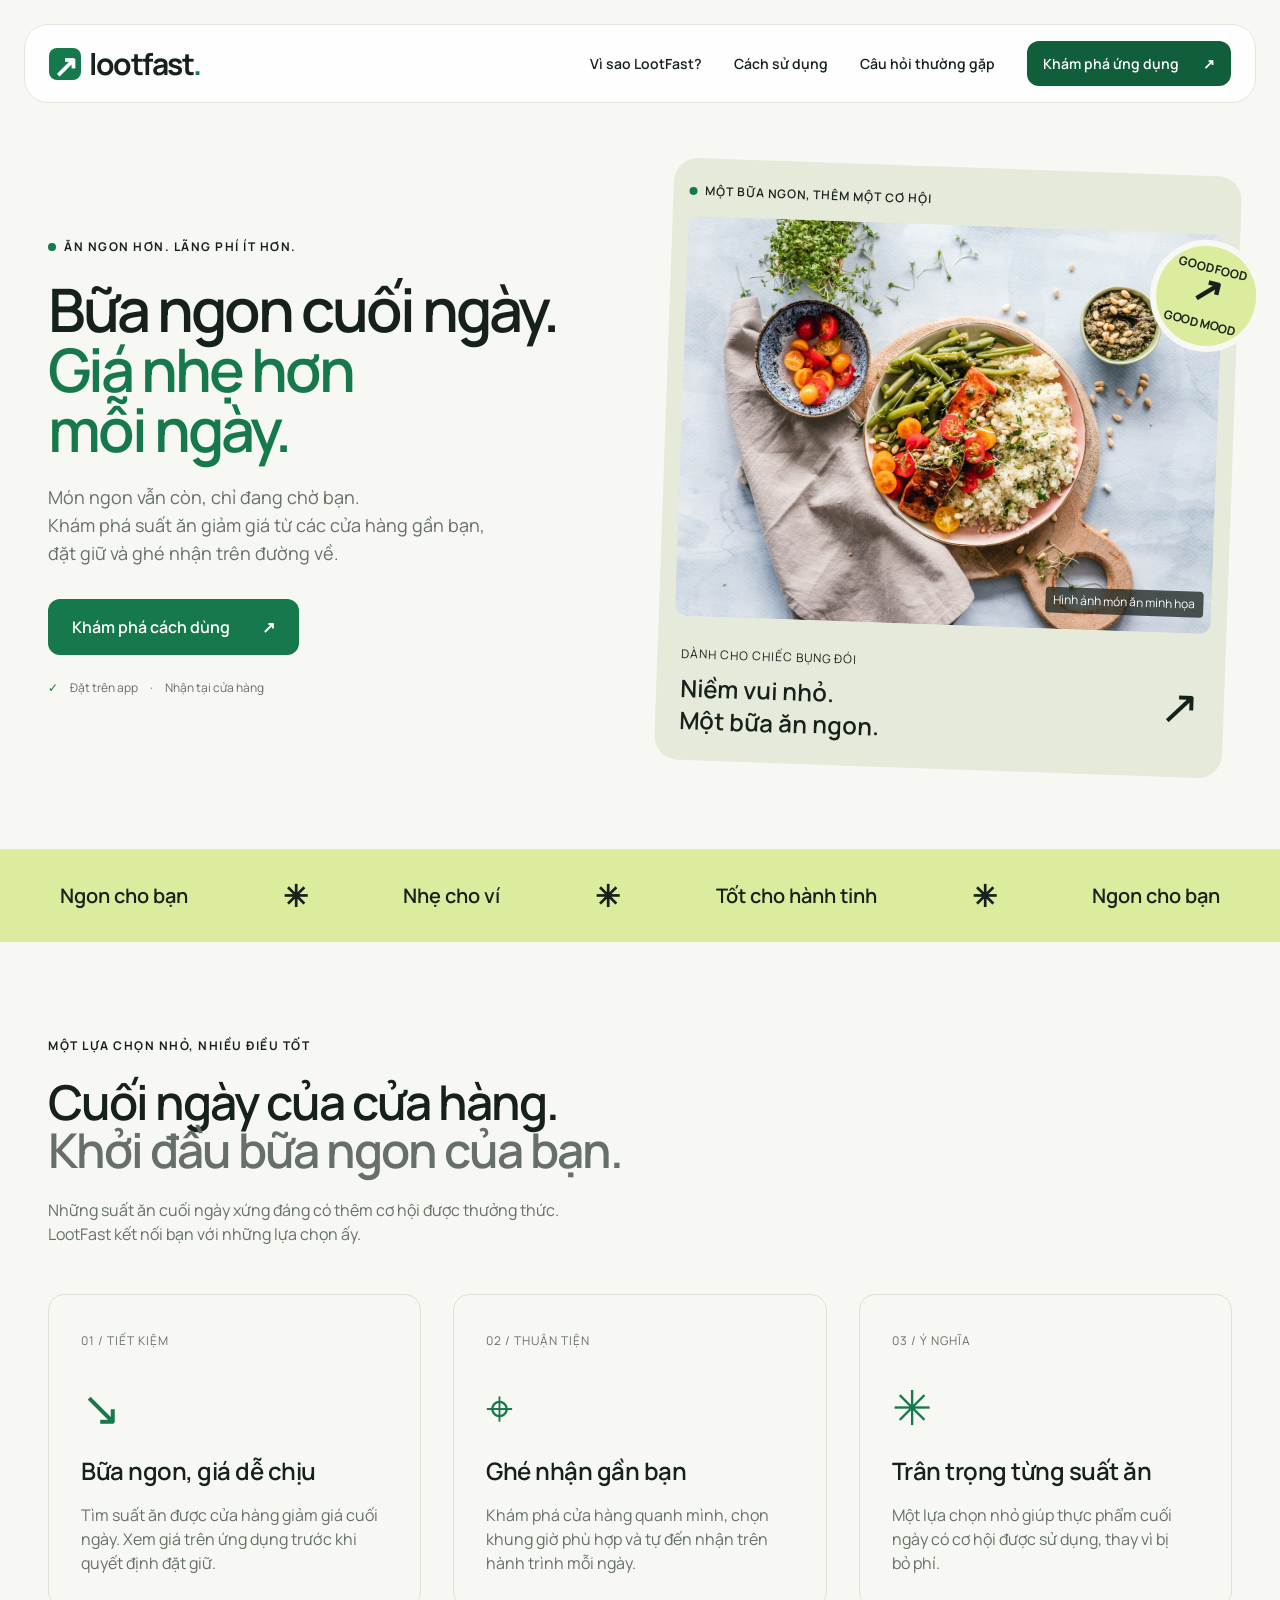
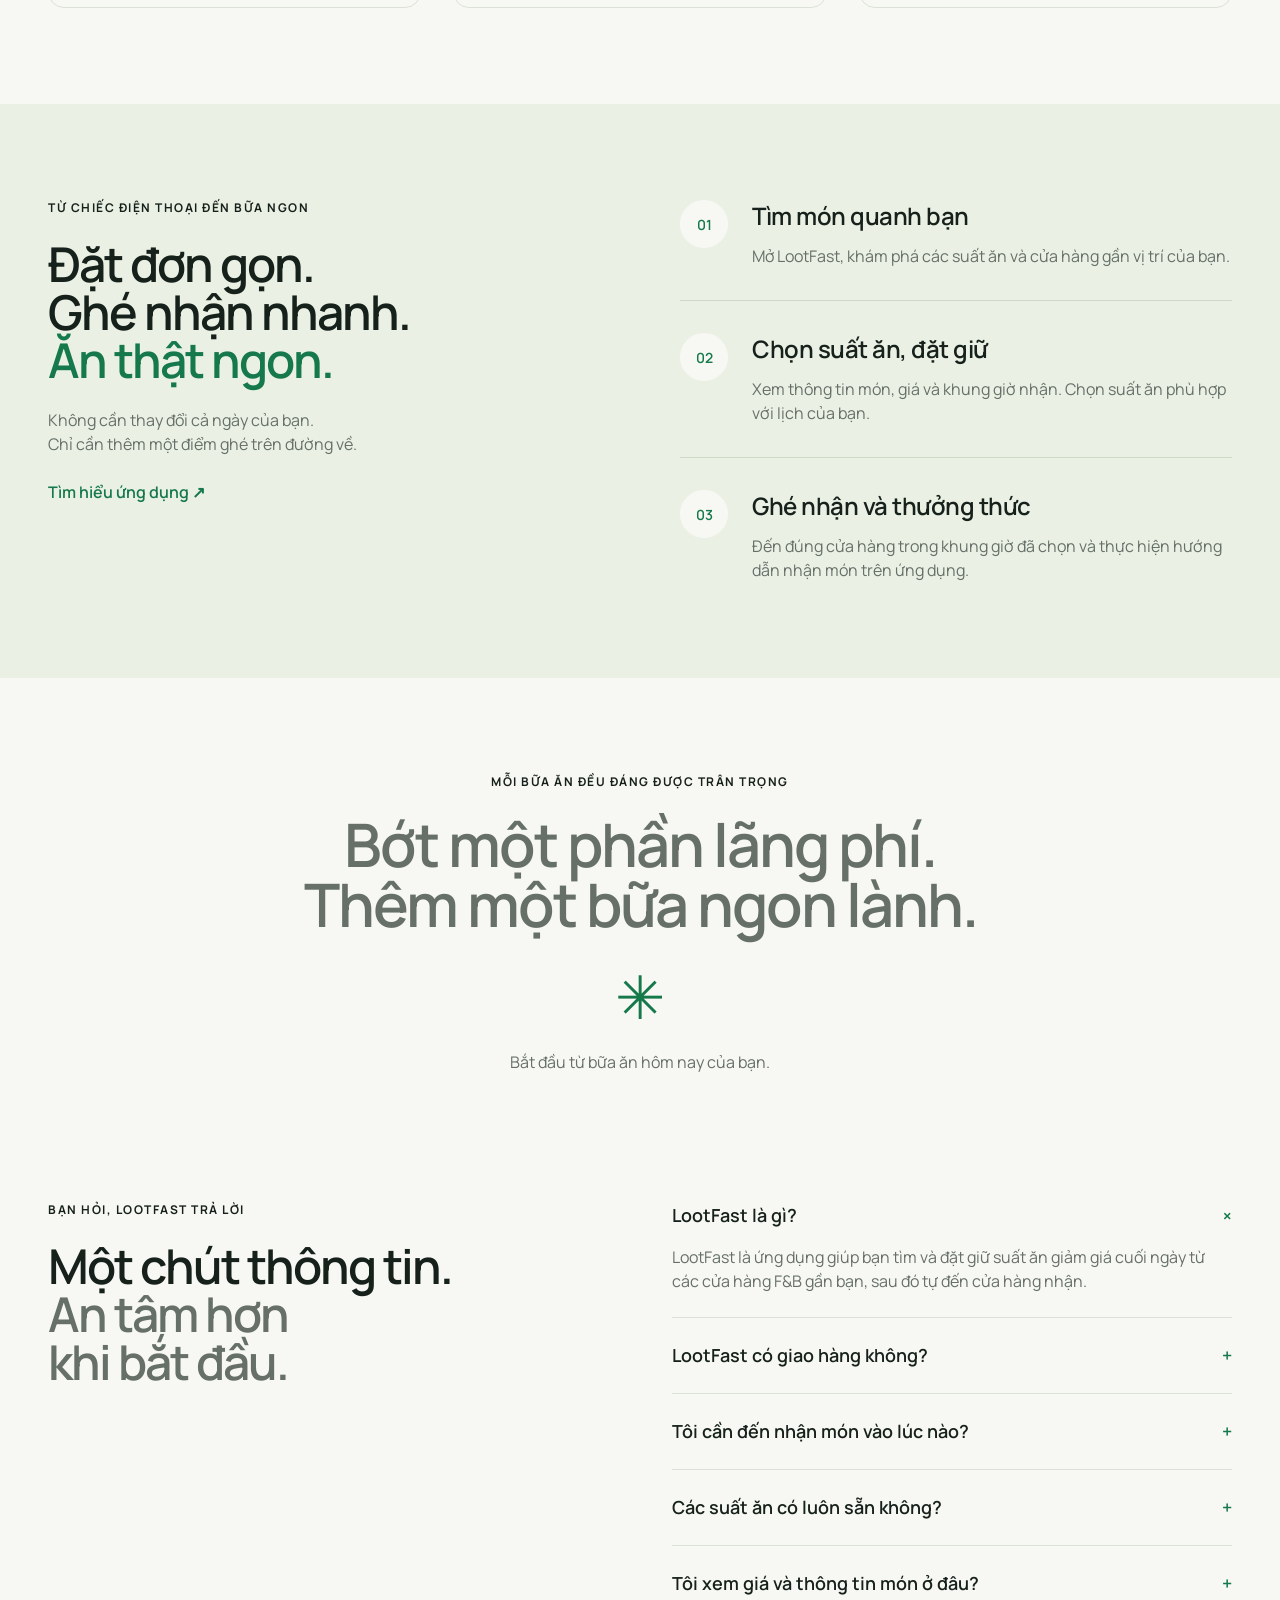
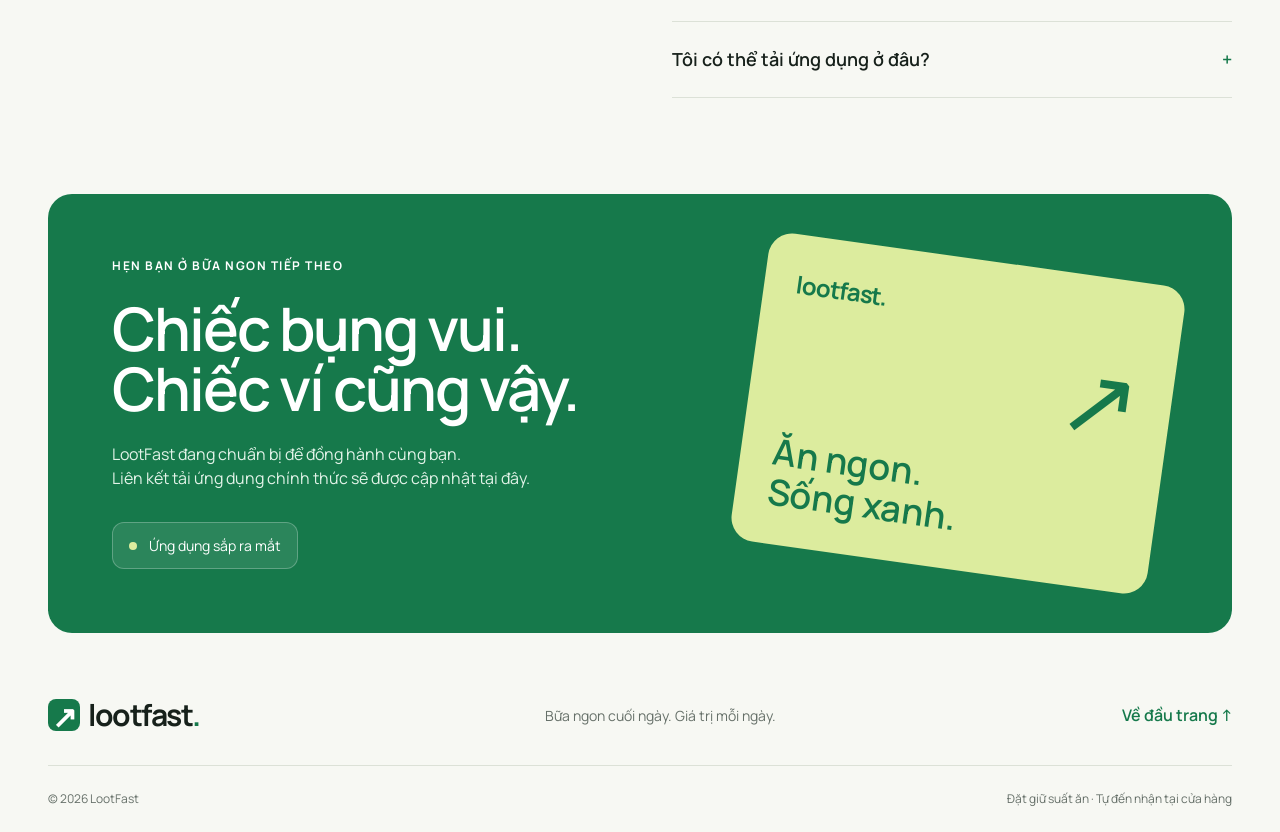
<file: index.html>
<!doctype html>
<html lang="vi">
<head>
<meta charset="utf-8"><meta name="viewport" content="width=device-width, initial-scale=1">
<title>LootFast | Bữa ngon cuối ngày, giá nhẹ hơn</title>
<meta name="description" content="Khám phá suất ăn giảm giá cuối ngày từ các cửa hàng gần bạn. Đặt giữ trên LootFast và tự đến nhận trong khung giờ của cửa hàng.">
<meta name="theme-color" content="#16794b"><meta property="og:title" content="LootFast · Bữa ngon cuối ngày"><meta property="og:description" content="Đặt giữ suất ăn giảm giá gần bạn. Đến nhận và thưởng thức."><meta property="og:type" content="website"><meta property="og:locale" content="vi_VN"><meta property="og:image" content="/assets/food.jpg"><meta name="twitter:card" content="summary_large_image">
<link rel="icon" href="assets/favicon.svg" type="image/svg+xml"><link rel="preconnect" href="https://fonts.googleapis.com"><link rel="preconnect" href="https://fonts.gstatic.com" crossorigin><link href="https://fonts.googleapis.com/css2?family=Manrope:wght@400;500;600;700&display=swap" rel="stylesheet"><link rel="stylesheet" href="style.css"><script src="app.js" defer></script>
</head>
<body>
<a class="skip" href="#main">Đến nội dung chính</a>
<header class="nav"><a class="brand" href="./" aria-label="LootFast, trang chủ"><span class="brand-icon">↗</span>lootfast<span class="brand-dot">.</span></a><button class="menu-button" aria-expanded="false" aria-controls="navigation" aria-label="Mở menu"><span></span><span></span></button><nav id="navigation" aria-label="Điều hướng chính"><a href="#benefits">Vì sao LootFast?</a><a href="#how">Cách sử dụng</a><a href="#faq">Câu hỏi thường gặp</a><a class="button small" href="#download">Khám phá ứng dụng <span aria-hidden="true">↗</span></a></nav></header>
<main id="main">
<section class="hero wrap">
<div class="hero-copy"><p class="eyebrow"><span class="status-dot"></span> ĂN NGON HƠN. LÃNG PHÍ ÍT HƠN.</p><h1>Bữa ngon cuối ngày.<br><span>Giá nhẹ hơn<br>mỗi ngày.</span></h1><p class="intro">Món ngon vẫn còn, chỉ đang chờ bạn.<br>Khám phá suất ăn giảm giá từ các cửa hàng gần bạn, đặt giữ và ghé nhận trên đường về.</p><a class="button" href="#how">Khám phá cách dùng <span aria-hidden="true">↗</span></a><p class="hero-note"><span aria-hidden="true">✓</span> Đặt trên app <span class="dot">·</span> Nhận tại cửa hàng</p></div>
<div class="hero-art"><div class="image-label"><span class="status-dot"></span> MỘT BỮA NGON, THÊM MỘT CƠ HỘI</div><img src="assets/food.jpg" alt="Những tô rau củ đầy màu sắc được chuẩn bị cho bữa ăn" width="1400" height="933" fetchpriority="high"><div class="round-stamp" aria-hidden="true">GOOD FOOD<br><span>↗</span><br>GOOD MOOD</div><div class="food-caption"><div><span class="caption">DÀNH CHO CHIẾC BỤNG ĐÓI</span><p>Niềm vui nhỏ.<br>Một bữa ăn ngon.</p></div><span class="caption-arrow" aria-hidden="true">↗</span></div><span class="image-disclaimer">Hình ảnh món ăn minh họa</span></div>
</section>
<div class="ribbon"><span>Ngon cho bạn</span><span aria-hidden="true">✳</span><span>Nhẹ cho ví</span><span aria-hidden="true">✳</span><span>Tốt cho hành tinh</span><span aria-hidden="true">✳</span><span>Ngon cho bạn</span></div>
<section id="benefits" class="section wrap reveal"><div class="section-heading"><p class="eyebrow">MỘT LỰA CHỌN NHỎ, NHIỀU ĐIỀU TỐT</p><h2>Cuối ngày của cửa hàng.<br><span>Khởi đầu bữa ngon của bạn.</span></h2><p>Những suất ăn cuối ngày xứng đáng có thêm cơ hội được thưởng thức. LootFast kết nối bạn với những lựa chọn ấy.</p></div><div class="benefit-grid"><article><span class="number">01 / TIẾT KIỆM</span><div class="benefit-symbol" aria-hidden="true">↘</div><h3>Bữa ngon, giá dễ chịu</h3><p>Tìm suất ăn được cửa hàng giảm giá cuối ngày. Xem giá trên ứng dụng trước khi quyết định đặt giữ.</p></article><article><span class="number">02 / THUẬN TIỆN</span><div class="benefit-symbol" aria-hidden="true">⌖</div><h3>Ghé nhận gần bạn</h3><p>Khám phá cửa hàng quanh mình, chọn khung giờ phù hợp và tự đến nhận trên hành trình mỗi ngày.</p></article><article><span class="number">03 / Ý NGHĨA</span><div class="benefit-symbol" aria-hidden="true">✳</div><h3>Trân trọng từng suất ăn</h3><p>Một lựa chọn nhỏ giúp thực phẩm cuối ngày có cơ hội được sử dụng, thay vì bị bỏ phí.</p></article></div></section>
<section id="how" class="how section"><div class="wrap how-grid"><div class="reveal"><p class="eyebrow">TỪ CHIẾC ĐIỆN THOẠI ĐẾN BỮA NGON</p><h2>Đặt đơn gọn.<br>Ghé nhận nhanh.<br><span>Ăn thật ngon.</span></h2><p class="how-intro">Không cần thay đổi cả ngày của bạn.<br>Chỉ cần thêm một điểm ghé trên đường về.</p><a class="text-link" href="#download">Tìm hiểu ứng dụng <span aria-hidden="true">↗</span></a></div><ol class="steps"><li class="reveal"><span>01</span><div><h3>Tìm món quanh bạn</h3><p>Mở LootFast, khám phá các suất ăn và cửa hàng gần vị trí của bạn.</p></div></li><li class="reveal"><span>02</span><div><h3>Chọn suất ăn, đặt giữ</h3><p>Xem thông tin món, giá và khung giờ nhận. Chọn suất ăn phù hợp với lịch của bạn.</p></div></li><li class="reveal"><span>03</span><div><h3>Ghé nhận và thưởng thức</h3><p>Đến đúng cửa hàng trong khung giờ đã chọn và thực hiện hướng dẫn nhận món trên ứng dụng.</p></div></li></ol></div></section>
<section class="manifesto wrap"><p class="eyebrow">MỖI BỮA ĂN ĐỀU ĐÁNG ĐƯỢC TRÂN TRỌNG</p><h2 class="tagline">Bớt một phần lãng phí.<br>Thêm một bữa ngon lành.</h2><span class="manifesto-flower" aria-hidden="true">✳</span><p>Bắt đầu từ bữa ăn hôm nay của bạn.</p></section>
<section id="faq" class="section wrap faq-grid reveal"><div><p class="eyebrow">BẠN HỎI, LOOTFAST TRẢ LỜI</p><h2>Một chút thông tin.<br><span>An tâm hơn<br>khi bắt đầu.</span></h2></div><div class="faqs"><details open><summary>LootFast là gì?<span>+</span></summary><p>LootFast là ứng dụng giúp bạn tìm và đặt giữ suất ăn giảm giá cuối ngày từ các cửa hàng F&B gần bạn, sau đó tự đến cửa hàng nhận.</p></details><details><summary>LootFast có giao hàng không?<span>+</span></summary><p>LootFast hoạt động theo hình thức tự đến nhận tại cửa hàng. Bạn hãy chọn cửa hàng và khung giờ phù hợp với lịch di chuyển của mình.</p></details><details><summary>Tôi cần đến nhận món vào lúc nào?<span>+</span></summary><p>Bạn cần đến trong khung giờ nhận được hiển thị cho suất ăn và đơn đặt của mình. Kiểm tra kỹ thông tin này trước khi đặt giữ.</p></details><details><summary>Các suất ăn có luôn sẵn không?<span>+</span></summary><p>Các lựa chọn phụ thuộc vào số lượng và thông tin cửa hàng đăng trên ứng dụng. Món có thể thay đổi theo cửa hàng và từng thời điểm.</p></details><details><summary>Tôi xem giá và thông tin món ở đâu?<span>+</span></summary><p>Bạn xem thông tin suất ăn, giá và thời gian nhận trên ứng dụng trước khi đặt giữ. Ảnh trên website này chỉ mang tính minh họa.</p></details><details><summary>Tôi có thể tải ứng dụng ở đâu?<span>+</span></summary><p>Liên kết tải chính thức sẽ được cập nhật tại mục ứng dụng trên trang này khi sẵn sàng.</p></details></div></section>
<section id="download" class="download wrap reveal"><div><p class="eyebrow">HẸN BẠN Ở BỮA NGON TIẾP THEO</p><h2>Chiếc bụng vui.<br>Chiếc ví cũng vậy.</h2><p>LootFast đang chuẩn bị để đồng hành cùng bạn.<br>Liên kết tải ứng dụng chính thức sẽ được cập nhật tại đây.</p><span class="coming"><span class="status-dot"></span> Ứng dụng sắp ra mắt</span></div><div class="download-art" aria-hidden="true"><span>lootfast.</span><div>↗</div><p>Ăn ngon.<br>Sống xanh.</p></div></section>
</main>
<footer class="wrap"><div class="footer-top"><a class="brand" href="./"><span class="brand-icon">↗</span>lootfast<span class="brand-dot">.</span></a><p>Bữa ngon cuối ngày. Giá trị mỗi ngày.</p><a href="#main" class="text-link">Về đầu trang ↑</a></div><div class="footer-bottom"><span>© <span id="year">2026</span> LootFast</span><span>Đặt giữ suất ăn · Tự đến nhận tại cửa hàng</span></div></footer>
</body></html>
</file>
<file: style.css>
:root{--cream:#f7f8f3;--green:#16794b;--ink:#17211b;--muted:#667069;--line:#dce1d7;--lime:#dcec9e;--ease:cubic-bezier(.22,1,.36,1)}*{box-sizing:border-box}html{scroll-behavior:smooth;scroll-padding-top:112px}body{margin:0;background:var(--cream);color:var(--ink);font-family:Manrope,sans-serif;font-size:16px;line-height:1.5}a{color:inherit;text-decoration:none}button{font:inherit}a,button,summary{-webkit-tap-highlight-color:transparent}a:focus-visible,button:focus-visible,summary:focus-visible{outline:3px solid #d39327;outline-offset:6px}h1,h2,h3,p{margin:0}h1,h2,h3{text-wrap:balance}p{text-wrap:pretty}h1{font-size:60px;line-height:1;font-weight:600;letter-spacing:-3px}h2{font-size:48px;line-height:1;letter-spacing:-2px;font-weight:600}h3{font-size:24px;line-height:32px;font-weight:600;letter-spacing:-.5px}.wrap{width:min(1200px,calc(100% - 96px));margin-inline:auto}.section{padding-block:96px}.nav{position:relative;z-index:20;margin:24px auto 0;width:min(1280px,calc(100% - 48px));display:flex;align-items:center;justify-content:space-between;padding:16px 24px;background:#ffffffd9;border:1px solid #e3e6dd;border-radius:24px;backdrop-filter:blur(16px)}.brand{display:inline-flex;align-items:center;font-weight:700;font-size:30px;letter-spacing:-1.5px;line-height:36px}.brand-icon{display:inline-grid;place-items:center;background:var(--green);color:white;width:32px;height:32px;border-radius:8px;margin-right:8px;font-size:30px}.brand-dot{color:var(--green)}nav{display:flex;gap:32px;align-items:center}nav>a{font-size:14px;font-weight:600}nav>a:not(.button):hover{color:var(--green)}.button{display:inline-flex;gap:32px;align-items:center;justify-content:space-between;background:var(--green);color:#fff;padding:16px 24px;border-radius:12px;font-weight:600;transition:transform .3s var(--ease),background .3s var(--ease)}.button:hover{background:#105f3a;transform:translateY(-2px)}.button:active{transform:scale(.98)}.button.small{padding:12px 16px;gap:24px}.hero{display:grid;grid-template-columns:1fr 1fr;gap:48px;align-items:center;padding:64px 0 80px}.eyebrow{font-size:12px;line-height:16px;font-weight:700;letter-spacing:1.5px;display:flex;gap:8px;align-items:center;margin-bottom:24px}.status-dot{display:inline-block;width:8px;height:8px;flex-shrink:0;border-radius:50%;background:var(--green)}h1 span{color:var(--green)}.intro{font-size:18px;line-height:28px;color:var(--muted);max-width:440px;margin:24px 0 32px}.hero-note{margin-top:24px;font-size:12px;color:var(--muted);display:flex;gap:12px;align-items:center}.hero-note>span:first-child{color:var(--green)}.hero-art{position:relative;border-radius:24px;background:#e5eadb;padding:16px;transform:rotate(2deg)}.hero-art img{width:100%;height:400px;object-fit:cover;border-radius:12px;display:block}.image-label{padding:8px 0 16px;display:flex;gap:8px;align-items:center;font-size:12px;letter-spacing:1px;font-weight:600}.food-caption{display:flex;align-items:center;justify-content:space-between;padding:24px 8px 8px}.caption{font-size:12px;line-height:16px;letter-spacing:1px}.food-caption p{font-size:24px;line-height:32px;font-weight:600;margin-top:8px}.caption-arrow{font-size:48px}.round-stamp{position:absolute;right:-24px;top:64px;width:112px;height:112px;background:var(--lime);border:6px solid var(--cream);border-radius:50%;display:flex;flex-direction:column;align-items:center;justify-content:center;text-align:center;font-size:12px;font-weight:700;line-height:12px;transform:rotate(12deg)}.round-stamp span{font-size:36px;line-height:32px}.image-disclaimer{position:absolute;right:24px;top:416px;color:white;font-size:12px;background:#17211bbd;padding:4px 8px;border-radius:4px}.ribbon{background:var(--lime);display:flex;justify-content:space-around;align-items:center;gap:24px;padding:24px;overflow:hidden;white-space:nowrap;font-size:20px;font-weight:600}.ribbon>span:nth-child(even){font-size:30px}.section-heading{max-width:760px}.section-heading h2 span,h2>span{color:var(--muted)}.section-heading>p:last-child{color:var(--muted);max-width:560px;margin-top:24px}.benefit-grid{display:grid;grid-template-columns:repeat(3,1fr);gap:32px;margin-top:48px}.benefit-grid article{border:1px solid var(--line);padding:32px;border-radius:16px}.number{font-size:12px;letter-spacing:1px;color:var(--muted)}.benefit-symbol{color:var(--green);font-size:48px;line-height:1;margin:32px 0 24px}.benefit-grid p{color:var(--muted);margin-top:16px}.how{background:#eaf0e4}.how-grid{display:grid;grid-template-columns:1fr 1fr;gap:80px}.how h2 span{color:var(--green)}.how-intro{margin:24px 0;color:var(--muted)}.text-link{font-weight:600;color:var(--green)}.text-link:hover{text-decoration:underline}.steps{list-style:none;margin:0;padding:0}.steps li{display:flex;gap:24px;padding:32px 0;border-bottom:1px solid #cfd9c8}.steps li:first-child{padding-top:0}.steps li:last-child{border:0;padding-bottom:0}.steps li>span{background:var(--cream);height:48px;min-width:48px;border-radius:50%;display:grid;place-items:center;color:var(--green);font-size:14px;font-weight:600}.steps p{margin-top:12px;color:var(--muted)}.manifesto{text-align:center;padding-block:96px;position:relative}.manifesto .eyebrow{justify-content:center}.manifesto h2{font-size:60px;line-height:1;max-width:900px;margin:auto;color:var(--green)}.manifesto>p:last-child{margin-top:24px;color:var(--muted)}.manifesto-flower{display:block;color:var(--green);font-size:60px;line-height:1;margin-top:32px}.word{opacity:.3;transition:opacity .5s var(--ease)}.word.visible{opacity:1}.faq-grid{display:grid;grid-template-columns:1fr 1fr;gap:64px;padding-top:32px}.faqs details{border-bottom:1px solid var(--line);padding:24px 0}.faqs details:first-child{padding-top:0}.faqs summary{list-style:none;cursor:pointer;display:flex;justify-content:space-between;gap:16px;font-weight:600;font-size:18px}.faqs summary::-webkit-details-marker{display:none}.faqs summary span{color:var(--green);transition:transform .3s var(--ease)}details[open] summary span{transform:rotate(45deg)}.faqs p{margin-top:16px;color:var(--muted)}.download{border-radius:24px;padding:64px;background:var(--green);color:white;display:grid;grid-template-columns:1.4fr 1fr;gap:48px;overflow:hidden}.download h2{font-size:60px;line-height:1}.download p:not(.eyebrow){margin-top:24px;color:#e2f3e8}.coming{margin-top:32px;padding:12px 16px;background:#ffffff17;border:1px solid #ffffff40;border-radius:12px;display:inline-flex;align-items:center;gap:12px;font-size:14px}.coming .status-dot{background:var(--lime)}.download-art{background:var(--lime);color:var(--green);border-radius:24px;padding:32px;transform:rotate(8deg);display:flex;flex-direction:column;justify-content:space-between}.download-art>span{font-size:24px;font-weight:700;letter-spacing:-1px}.download-art>div{font-size:96px;line-height:1;text-align:right}.download-art p{font-size:36px;line-height:40px;font-weight:600;color:var(--green)!important}footer{padding-top:64px;padding-bottom:24px}.footer-top,.footer-bottom{display:flex;align-items:center;justify-content:space-between;gap:24px}.footer-top p{font-size:14px;color:var(--muted)}.footer-bottom{margin-top:32px;padding-top:24px;border-top:1px solid var(--line);font-size:12px;color:var(--muted)}.skip{position:fixed;top:-80px;left:16px;background:white;padding:16px;z-index:100}.skip:focus{top:16px}.menu-button{display:none}.js .reveal{opacity:0;transform:translateY(32px);transition:opacity .7s var(--ease),transform .7s var(--ease)}.js .reveal.visible{opacity:1;transform:translateY(0)}
@media(min-width:1500px){.hero{padding-block:80px 96px}}
@media(max-width:1050px){nav{gap:16px}nav>a{font-size:12px}.hero{gap:32px}h1{font-size:48px;letter-spacing:-2px}.hero-art img{height:360px}.image-disclaimer{top:376px}.benefit-grid{gap:16px}.benefit-grid article{padding:24px}.how-grid{gap:48px}h2{font-size:36px;line-height:40px}.download h2{font-size:48px}.manifesto h2{font-size:48px}.faq-grid{gap:32px}}
@media(max-width:760px){html{scroll-padding-top:24px}.wrap{width:calc(100% - 40px)}.nav{width:calc(100% - 32px);margin-top:16px;padding:12px 16px;border-radius:16px}.brand{font-size:24px}.brand-icon{width:24px;height:24px;font-size:24px}.menu-button{display:flex;flex-direction:column;gap:6px;justify-content:center;background:none;border:0;width:40px;height:40px;padding:8px;z-index:22}.menu-button span{width:24px;height:2px;background:var(--ink);transition:transform .5s var(--ease)}.menu-button[aria-expanded=true] span:first-child{transform:translateY(4px) rotate(45deg)}.menu-button[aria-expanded=true] span:last-child{transform:translateY(-4px) rotate(-45deg)}nav{display:none}.nav.menu-open{position:fixed;top:0;left:16px;right:16px}.menu-open nav{display:flex;position:fixed;top:80px;left:-16px;width:100vw;height:calc(100dvh - 96px);background:#f7f8f3f5;backdrop-filter:blur(24px);flex-direction:column;align-items:flex-start;gap:32px;padding:48px 32px}.menu-open nav>a{font-size:20px;animation:menu-in .5s var(--ease) both}.menu-open nav>a:nth-child(2){animation-delay:60ms}.menu-open nav>a:nth-child(3){animation-delay:120ms}.menu-open nav>a:nth-child(4){animation-delay:180ms}.hero{grid-template-columns:1fr;padding-block:40px 48px;gap:40px}h1{font-size:48px;line-height:1}.eyebrow{font-size:12px;letter-spacing:1px;margin-bottom:24px}.intro{font-size:16px;line-height:24px;margin:24px 0}.hero-note{margin-top:16px}.hero-art{margin-inline:8px;transform:rotate(1deg)}.hero-art img{height:280px}.image-label{font-size:10px;letter-spacing:.5px}.image-disclaimer{top:296px;font-size:10px}.round-stamp{right:-16px;top:64px;width:96px;height:96px;font-size:10px}.food-caption p{font-size:20px;line-height:28px}.caption{font-size:10px}.ribbon{justify-content:flex-start;font-size:16px;gap:24px;padding:16px}.ribbon>span:last-child{display:none}.ribbon>span:nth-child(even){font-size:24px}.section{padding-block:64px}h2{font-size:36px;line-height:40px;letter-spacing:-1.5px}h3{font-size:24px;line-height:32px}.benefit-grid{grid-template-columns:1fr;margin-top:32px}.benefit-grid article{padding:24px}.benefit-symbol{margin:24px 0 16px}.how-grid,.faq-grid{grid-template-columns:1fr;gap:40px}.steps li{padding-block:24px}.steps li>span{width:40px;min-width:40px;height:40px}.manifesto{padding-block:64px}.manifesto h2{font-size:36px;line-height:40px}.manifesto .eyebrow{font-size:10px}.faq-grid{padding-top:0}.faqs summary{font-size:16px}.download{padding:32px 24px;grid-template-columns:1fr;gap:40px}.download h2{font-size:36px;line-height:40px}.download .eyebrow{font-size:10px}.download-art{max-width:280px;width:100%;margin:auto;padding:24px;transform:rotate(4deg)}.download-art>div{font-size:72px}.download-art p{font-size:30px;line-height:36px}footer{padding-top:48px}.footer-top,.footer-bottom{align-items:flex-start;flex-direction:column;gap:16px}.footer-bottom{margin-top:24px}body.menu-active{overflow:hidden}}
@keyframes menu-in{from{opacity:0;transform:translateY(24px)}to{opacity:1;transform:translateY(0)}}
@media(prefers-reduced-motion:reduce){html{scroll-behavior:auto}*,*:before,*:after{animation:none!important;transition:none!important}.js .reveal{opacity:1;transform:none}.word{opacity:1}}
/* Decorative rotations stay within the viewport. */
body{overflow-x:clip}
html{overflow-x:clip}
@media(max-width:760px){.download-art{max-width:256px}}
/* Desktop navigation remains available while reading the page. */
@media(min-width:761px){
  .nav{position:sticky;top:16px}
  .hero-copy{animation:hero-enter .7s var(--ease) both}
  .hero-art{animation:photo-enter .9s var(--ease) both}
}
nav a[aria-current="location"]{color:var(--green)}
nav a.button[aria-current="location"]{color:white;background:#105f3a}
.benefit-grid article{transition:transform .5s var(--ease),background-color .3s var(--ease)}
@media(hover:hover){.benefit-grid article:hover{transform:translateY(-4px);background:#edf2e7}}
@keyframes hero-enter{from{opacity:0;transform:translateY(24px)}to{opacity:1;transform:translateY(0)}}
@keyframes photo-enter{from{opacity:0;transform:translateY(24px) rotate(0)}to{opacity:1;transform:translateY(0) rotate(2deg)}}
@media(prefers-reduced-motion:reduce){.benefit-grid article:hover{transform:none}}
</file>
